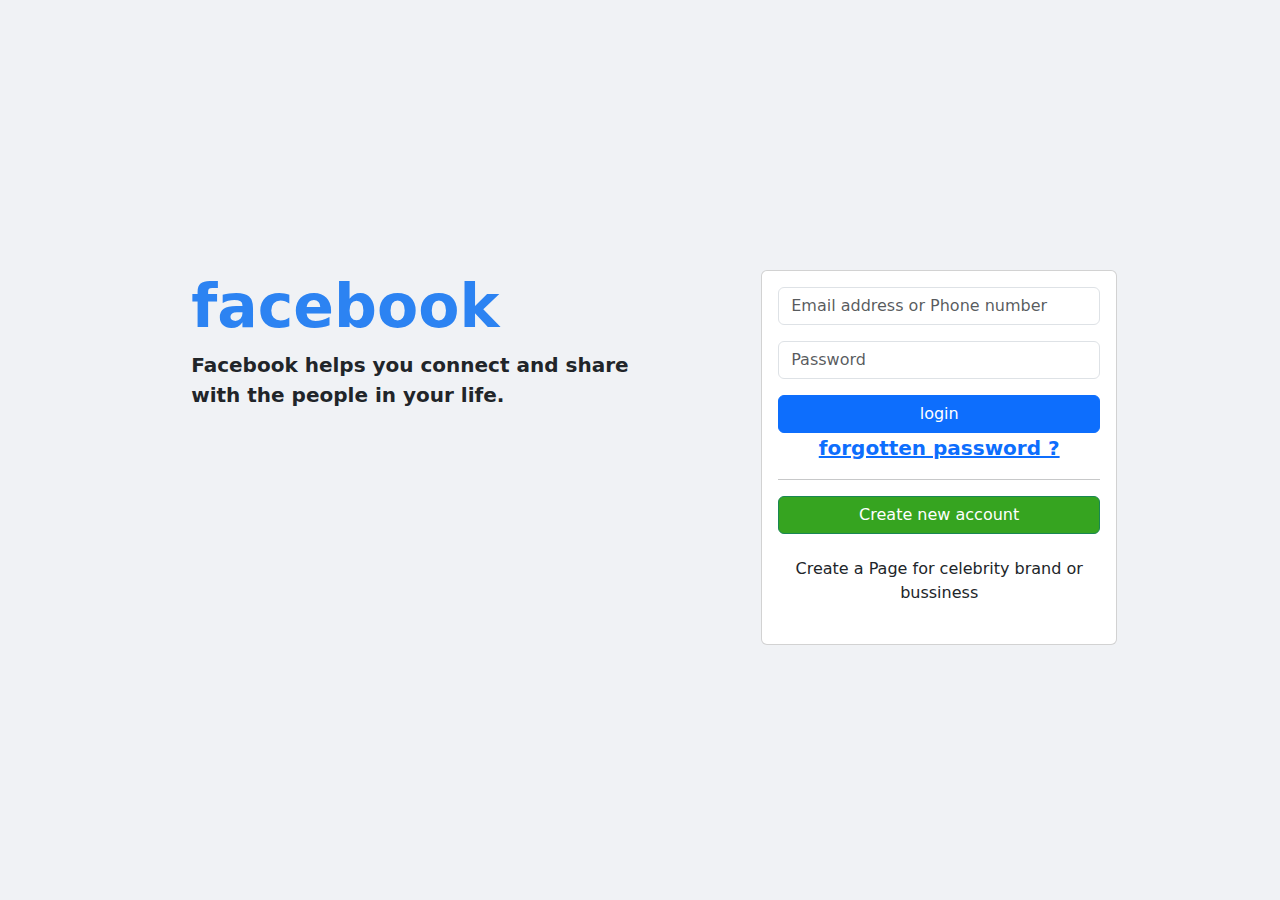
<file: facebook.html>
<!DOCTYPE html>
<html lang="en">
<head>
  <meta charset="UTF-8">
  <meta http-equiv="X-UA-Compatible" content="IE=edge">
  <meta name="viewport" content="width=device-width, initial-scale=1.0">
  <link rel="stylesheet" href="https://cdn.jsdelivr.net/npm/bootstrap@5.2.3/dist/css/bootstrap.min.css">
  <link rel="stylesheet" href="login.css">
  <title>Document</title>
  
</head>
<body>
  <div class="container">
    <div class="row">
      <!-- <div class="col-md-1"></div> -->
      <div class="col-md-6">
    
     <h1>facebook</h1>
      <p>Facebook helps you connect and  share <br> with the people in your life.
      </p>
      </div>
      <!-- <div class="col-md-1"> </div> -->
      <div class="col-md-4">
        <div class="card" style="width:100%">
          <div class="card-body">
            <div class="mb-3">
            <input type="email" class="form-control myinputbox" id="exampleFormControlInput1" placeholder="Email address or Phone number">
            </div>
            <div class="mb-3">
            <input type="password" class="form-control" id="exampleFormControlInput1" placeholder="Password">
            </div>
            <div class="d-grid gap-2">
              <button class="btn btn-primary" type="button">login</button>
              
            </div>

            
            <a href=""><p class="text-center"</text-center>forgotten password ? </a>
            <hr> 
            <div class="d-grid gap-2">
              <button class="btn btn-success custombutton" type="button">Create new account</button>
            </div>
            <p>
              <a><p class=" text-center create btn  "</text-center}>Create a Page for celebrity brand or bussiness</a>
              </p>
             </div> 
        
            
      

            

           
            </div>
            
            
       
          </div>
        </div>
      </div>

    </div>
  </div>

  
  <script src="https://cdn.jsdelivr.net/npm/bootstrap@5.2.3/dist/js/bootstrap.bundle.min.js
  "></script>
</body>
</html>
</file>
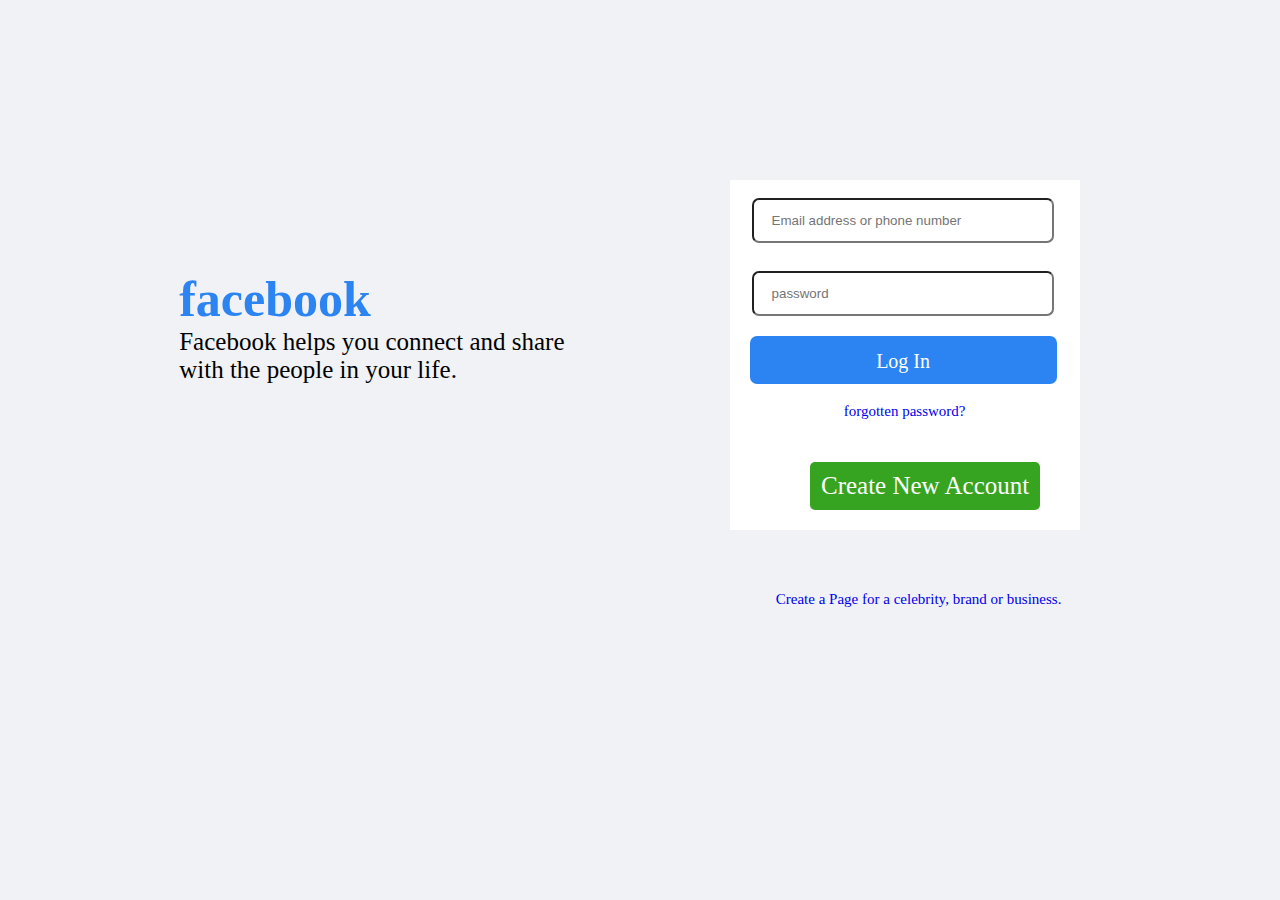
<file: facebooklogin.html>
<!DOCTYPE html>
<html lang="en">
<head>
  <meta charset="UTF-8">
  <meta http-equiv="X-UA-Compatible" content="IE=edge">
  <meta name="viewport" content="width=device-width, initial-scale=1.0">
<link rel="stylesheet" href="styles.css">
  <title>facebook login</title>
  </head>
<body>
  <div class="container">
  <h1> facebook</h1>
  <p> Facebook helps you connect and share<br> with the people in your life.</p>
  </div>
  <header>
    <div class="box">
      <input type="email"name="email"id="email"placeholder="Email address or phone number"><br>
      <input type="password"name="password"id="password"placeholder="password">

    </div>
    <div class="link">
    <a href="a"> Log In</a>
    </div>
    <div class="link1">
<a href="a"> forgotten password?</a>
    </div>
    <div class="link2">
      <a href="a">Create New Account</a>
    </div>
    <div class="link3">
      <a href="a">Create a Page for a celebrity, brand or business.</a>
    </div>
 </header>

</body>
</html>
</file>
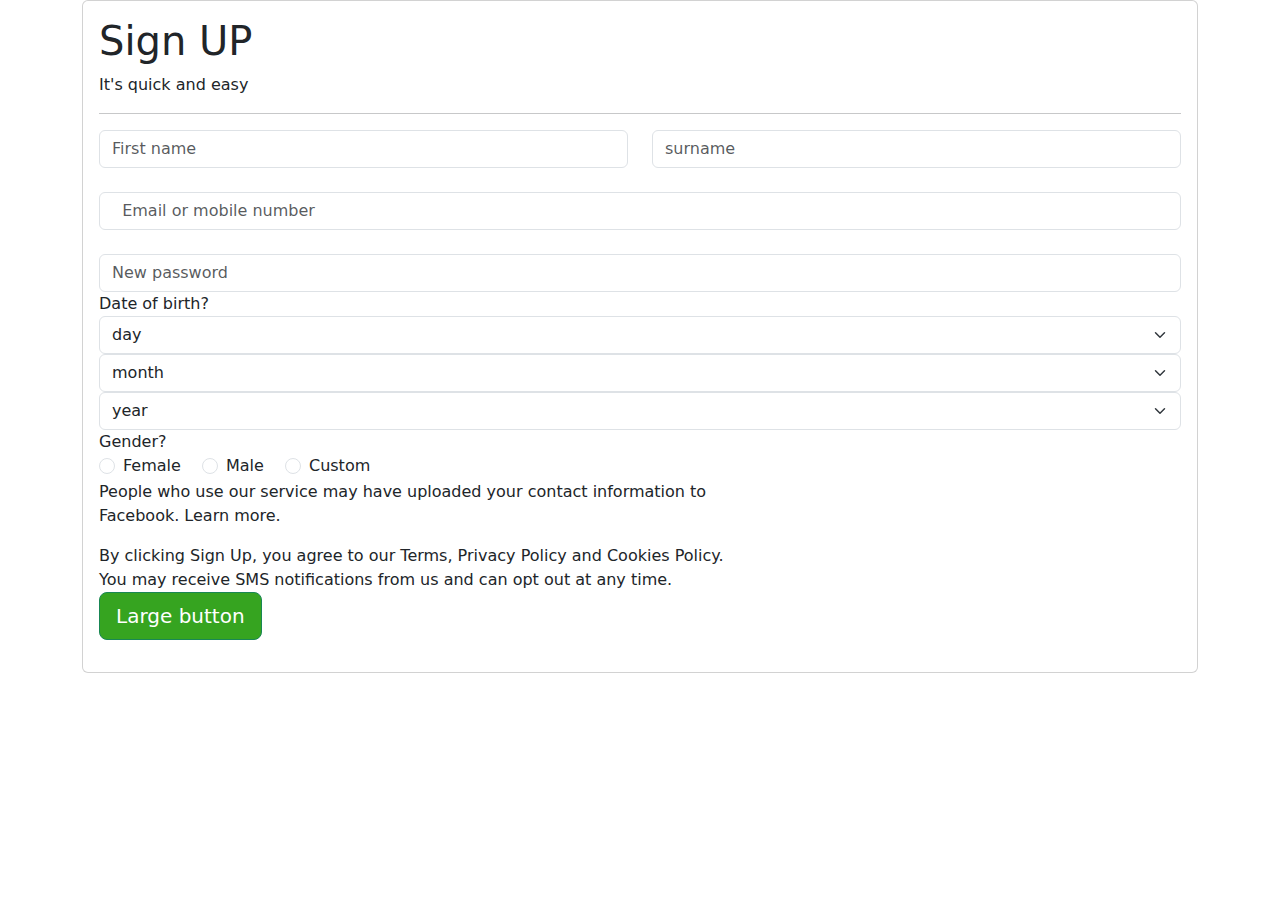
<file: facebooksignup.html>
<!DOCTYPE html>
<html lang="en">
<head>
  <meta charset="UTF-8">
  <!DOCTYPE html>
<html lang="en">
<head>
  <meta charset="UTF-8">
  <meta http-equiv="X-UA-Compatible" content="IE=edge">
  <meta name="viewport" content="width=device-width, initial-scale=1.0">
  <link rel="stylesheet" href="https://cdn.jsdelivr.net/npm/bootstrap@5.2.3/dist/css/bootstrap.min.css">
  <link rel="stylesheet" href="signup.css">
  <title>facebook website</title>
</head>
<body>
  <div class="container">
    <div class="card">
      <div class="card-body">  
      <form class="h-100 d-flex align-item-center justify-conten-center"></form>
    <h1>Sign UP</h1>
    <h7>It's quick and easy </h2>
      <hr>
      <div class="row">
        <div class="col">
          <input type="text" class="form-control" placeholder="First name" aria-label="First name">
        </div>
        <div class="col">
        <input type="text" class="form-control" placeholder="surname" aria-label="Last name">
          </div>
          </div>
      <label for="exampleFormControlInput1" class="form-label"></label>
      <input type="Email or mobile number" class="form-control" id="exampleFormControlInput1" placeholder="  Email or mobile number">
      <label for="exampleFormControlInput1" class="form-label"></label>
      <input type="New password" class="form-control" id="exampleFormControlInput1" placeholder="New password">
         <h7>
        Date of birth?
      </h6>
      <div class="col-auto">
     <select class="form-select " id="autoSizingSelect">
        <option selected>day</option>
        <option value="1">1</option>
        <option value="2">2</option>
        <option value="3">3</option>
      </select>
    </div>

  
    <div class="col-auto">
    
  
    <select class="form-select  " id="autoSizingSelect">
      <option selected>month</option>
      <option value="1">May</option>
      <option value="2">June</option>
      <option value="3">July</option>
    </select>
  </div>
  <div class="col-auto">
    
  
  <select class="form-select" id="autoSizingSelect">
    <option selected>year</option>
    <option value="1">2023</option>
    <option value="2">2024</option>
    <option value="3">2025</option>
  </select>
</div>
  <h7>
    Gender?
  </h7>
<br>

  <div class="form-check form-check-inline">
          <input class="form-check-input" type="radio" name="flexRadioDefault" id="flexRadioDefault1">
          <label class="form-check-label" for="flexRadioDefault1">
            Female
          </label>
        </div>
        <div class="form-check form-check-inline">
          <input class="form-check-input" type="radio" name="flexRadioDefault" id="flexRadioDefault1">
          <label class="form-check-label" for="flexRadioDefault1">
            Male
          </label>
        </div>
        <div class="form-check form-check-inline">
          <input class="form-check-input" type="radio" name="flexRadioDefault" id="flexRadioDefault1">
          <label class="form-check-label" for="flexRadioDefault1">
            Custom
          </label>
        </div>
        <p>
          People who use our service may have uploaded your contact information to<br> Facebook. Learn more.
        </p>
        <p>
          By clicking Sign Up, you agree to our Terms, Privacy Policy and Cookies Policy.<br>
          You may receive SMS notifications from us and can opt out at any time.
          <br>
          <button type="button" class="btn btn-success btn-lg custombutton ">Large button</button>





        </p>
</file>
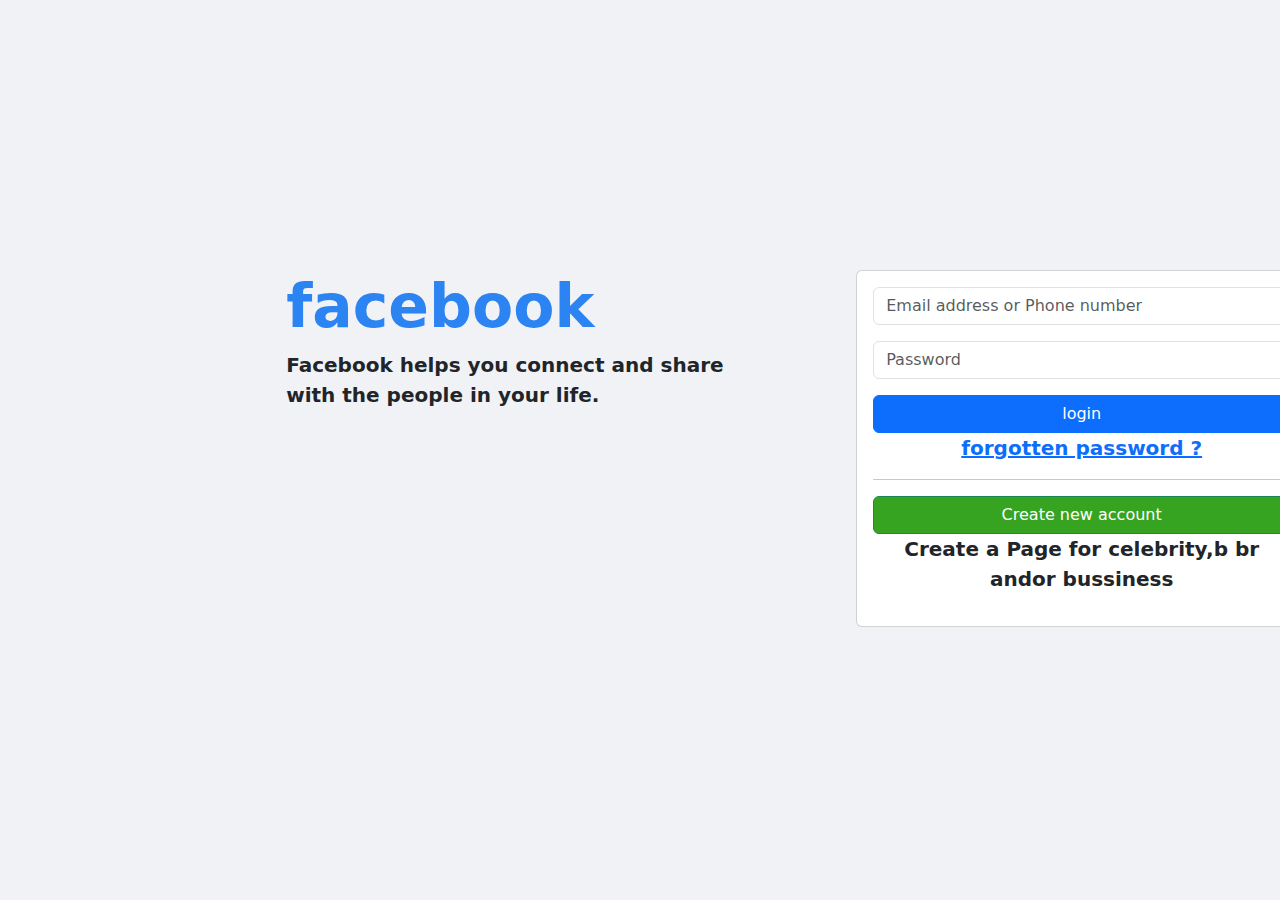
<file: homepage.html>
<!DOCTYPE html>
<html lang="en">
<head>
  <meta charset="UTF-8">
  <meta http-equiv="X-UA-Compatible" content="IE=edge">
  <meta name="viewport" content="width=device-width, initial-scale=1.0">
  <link rel="stylesheet" href="https://cdn.jsdelivr.net/npm/bootstrap@5.2.3/dist/css/bootstrap.min.css">
  <link rel="stylesheet" href="login.css">
  <title>Document</title>
  
</head>
<body>
  <div class="container">
    <div class="row">
      <div class="col-md-1"></div>
      <div class="col-md-5">
      <h1>facebook</h1>
      <p>Facebook helps you connect and share with the people in your life.
      </p>
      </div>
      <div class="col-md-1"> </div>
      <div class="col-md-5">
        <div class="card" style="width:100%">
          <div class="card-body">
            <div class="mb-3">
            <input type="email" class="form-control" id="exampleFormControlInput1" placeholder="Email address or Phone number">
            </div>
            <div class="mb-3">
            <input type="password" class="form-control" id="exampleFormControlInput1" placeholder="Password">
            </div>
            <div class="d-grid gap-2">
              <button class="btn btn-primary" type="button">login</button>
              
            </div>

            
            <a href=""><p class="text-center"</text-center>forgotten password ? </a>
            <hr> 
            <div class="d-grid gap-2">
              <button class="btn btn-success custombutton" type="button">Create new account</button>
            </div>
              <a><p class=" text-center  "</text-center}>Create a Page for celebrity,b br andor bussiness</a>
             </div> 
        
            
      

            

           
            </div>
            
            
       
          </div>
        </div>
      </div>

    </div>
  </div>

  
  <script src="https://cdn.jsdelivr.net/npm/bootstrap@5.2.3/dist/js/bootstrap.bundle.min.js
  "></script>
</body>
</html>
</file>
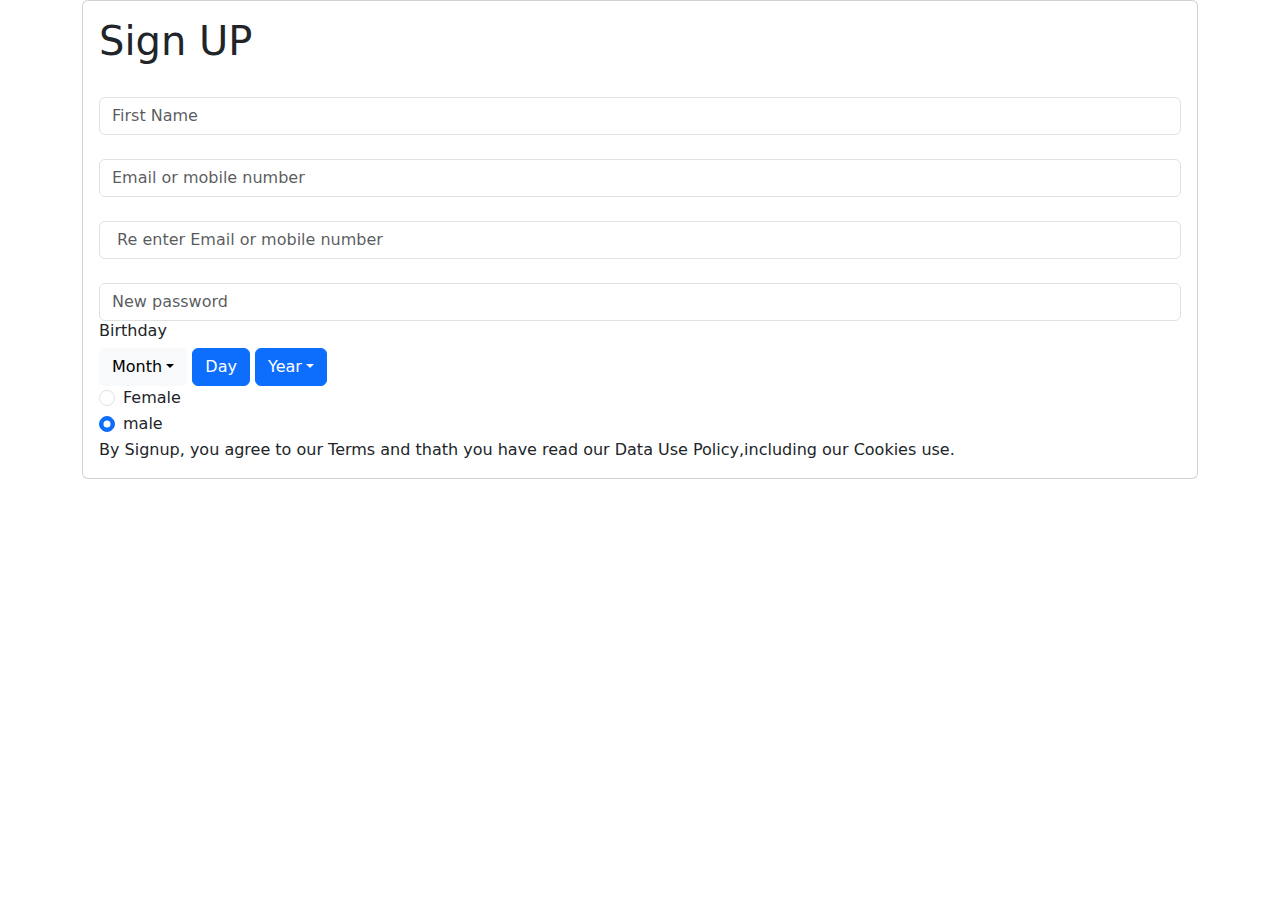
<file: signup.html>
<!DOCTYPE html>
<html lang="en">
<head>
  <meta charset="UTF-8">
  <meta http-equiv="X-UA-Compatible" content="IE=edge">
  <meta name="viewport" content="width=device-width, initial-scale=1.0">
  <link rel="stylesheet" href="https://cdn.jsdelivr.net/npm/bootstrap@5.2.3/dist/css/bootstrap.min.css">
  <link rel="stylesheet" href="signup.css">
  <title>Document</title>
</head>
<body>
  <div class="container">
    <div class="card">
      <div class="card-body">  
      <form class="h-100 d-flex align-item-center justify-conten-center"></form>
    <h1>Sign UP</h1>
    <label for="exampleFormControlInput1" class="form-label"></label>
      <input type="First Name" class="form-control" id="exampleFormControlInput1" placeholder="First Name">
      <label for="exampleFormControlInput1" class="form-label"></label>
      <input type="Email or mobile number" class="form-control" id="exampleFormControlInput1" placeholder="Email or mobile number">
      <label for="exampleFormControlInput1" class="form-label"></label>
      <input type="Email or mobile number" class="form-control" id="exampleFormControlInput1" placeholder=" Re enter Email or mobile number">
      <label for="exampleFormControlInput1" class="form-label"></label>
      <input type="New password" class="form-control" id="exampleFormControlInput1" placeholder="New password">
         <h6>
        Birthday
      </h6>
    
        <button class=" btn btn-light custombtn  dropdown-toggle" > Month</button>
        <button class=" btn btn-primary custdropdown-toggle"> Day </button>
        <button class=" btn btn-primary dropdown-toggle" >Year</button>
        <div class="form-check check-gorm-inline">
          <input class="form-check-input" type="radio" name="exampleRadios" id="exampleRadios1" value="option1" checked>
          <label class="form-check-label" for="exampleRadios1">
            Female
          </label>
        </div>
        <div class="form-check">
          <input class="form-check-input" type="radio" name="exampleRadios" id="exampleRadios1" value="option1" checked>
          <label class="form-check-label" for="exampleRadios1">
            male
          </label>
        </div>
        <header>
        By  Signup, you agree to our Terms and thath you have read our Data Use Policy,including our Cookies use.
        </header>
             
      

      
      
  </div>
  
     </form>
  <script src="https://cdn.jsdelivr.net/npm/bootstrap@5.2.3/dist/js/bootstrap.bundle.min.js
  "></script>
</body>
</html>
</file>
<file: login.css>
*{
  margin: 0;
  padding:0;
}
.container{
  position:absolute;
  top: 30%;
  left: 14%;
  font-size: 25px;
}
body{
  background-color: #f0f2f5;
}
.container h1{
  color: #2c83f2;
  font-weight: 900;
  font-size:60px ;

}
.container{
font-size:20px;
font-weight: bold;
}
.custombutton{
background-color: #36a420;
}
.createbtn{
  font-size: small;
}
.loginbox{
  padding-top:15px;
  padding-bottom:15px ;
  height:200px ;
  

}
</file>
<file: styles.css>
* {
  margin: 0;
  padding: 0%;
}
body {
  background-color: #f0f2f5;
}
.container {
  position: absolute;
  top: 30%;
  left: 14%;
  font-size: 25px;
}
.container h1 {
  color: #2c83f2;
}
header {
  width: 350px;
  height: 350px;
  position: absolute;
  top: 20%;
  left: 57%;
  font-size: 25px;
  background-color: white;
}
.box input {
  width: 75%;
  margin: 10px;
  margin-top: 18px;
  margin-left: 22px;
  padding: 13px 18px;
  border-radius: 7px;
}
.link {
  width: 82%;
  text-align: center;
  background-color: #2c83f2;
  margin-left: 20px;
  margin-top: 10px;
  padding: 10px;
  border-radius: 7px;
}
.link a {
  color: white;
  text-decoration: none;
  font-size: 20px;
}
.link1 {
  text-align: center;
  margin-top: 10px;
}
.link1 a {
  text-decoration: none;
  font-size: 15px;
}
.link2 {
  width: 60%;
  margin: 23%;
  text-align: center;
  margin-top: 40px;
  background-color: #36a420;
  padding: 10px;
  border-radius: 5px;
}
.link2 a {
  text-decoration: none;
  color: white;
}
.link3 {
  width: 90%;
  height: 4px;
  top: 40px;
  margin: 9%;

  font-size: 15px;
  text-align: center;
}
.link3 a {
  text-decoration: none;
}
</file>
<file: signup.css>
.custombutton{
    background-color: #36a420;
    text-align: center;
    }
    

  


.custombtnsignup{
  width:30%;
}
</file>
